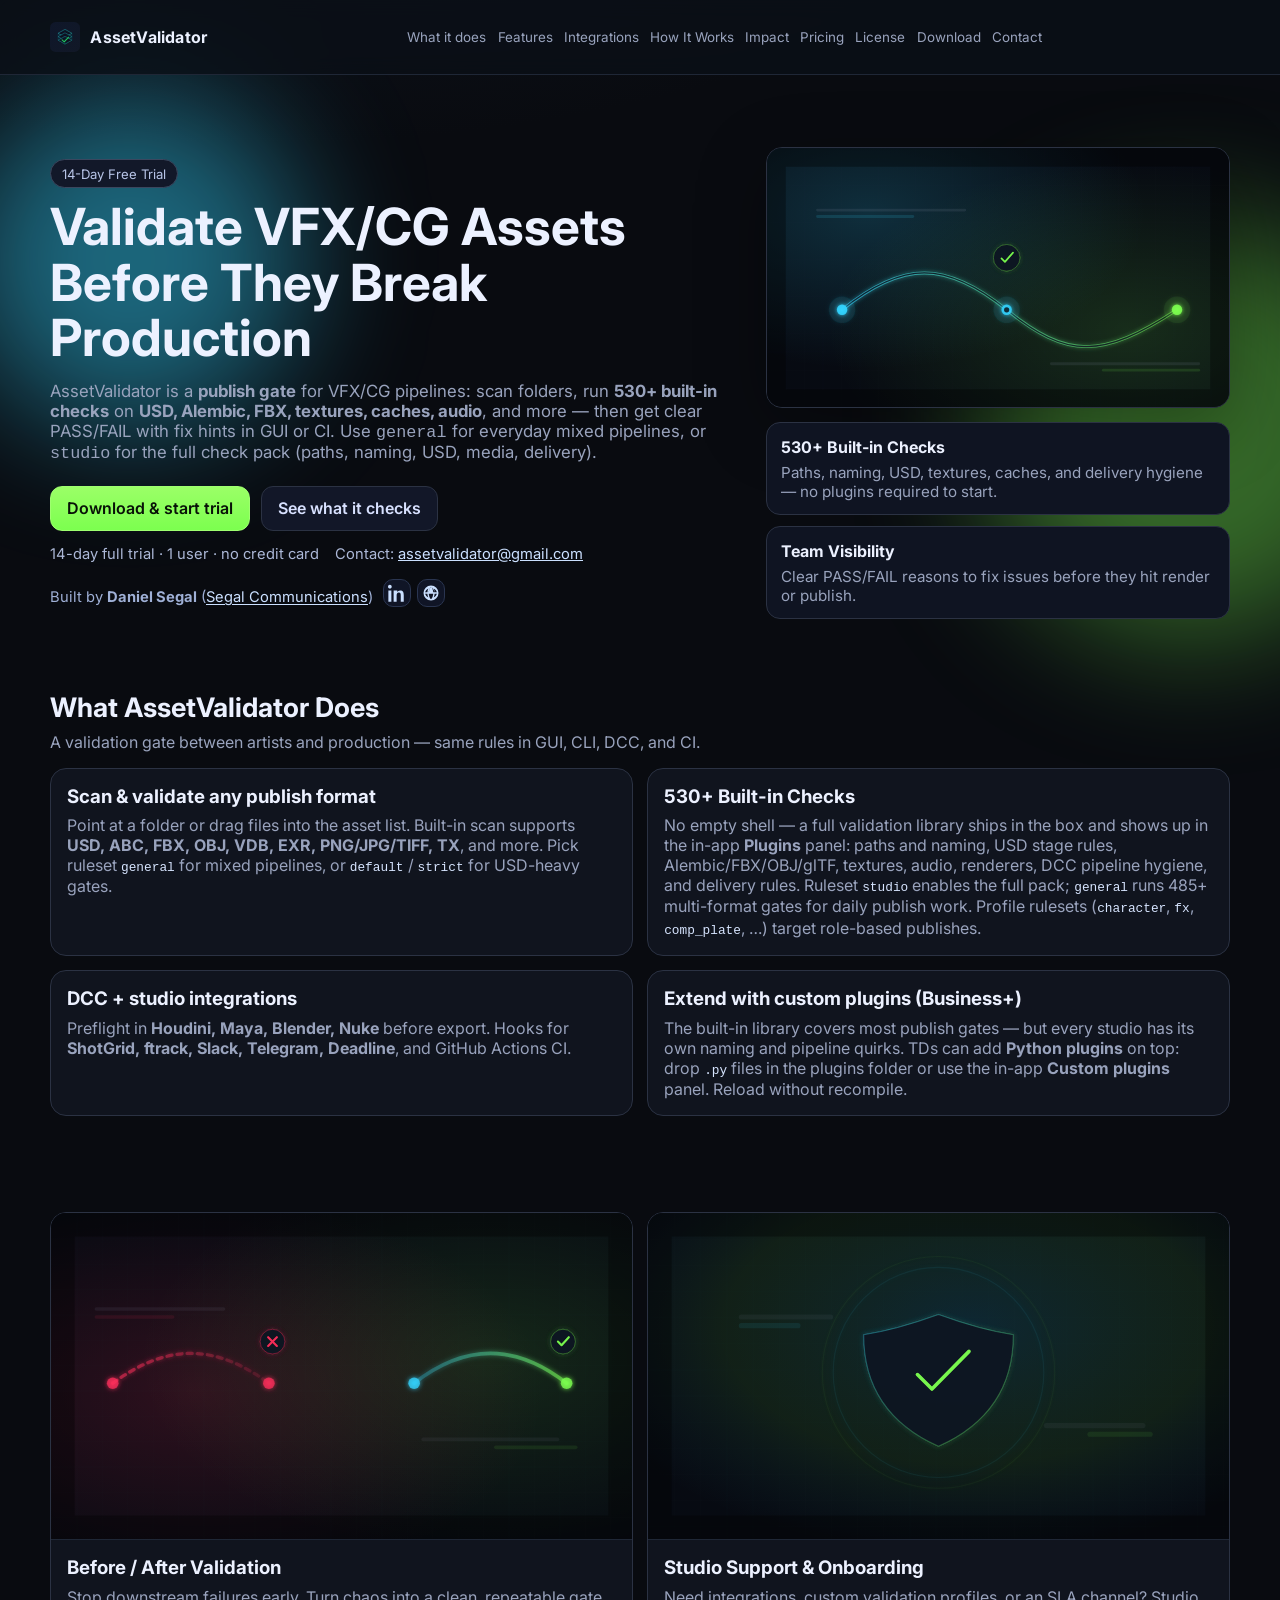
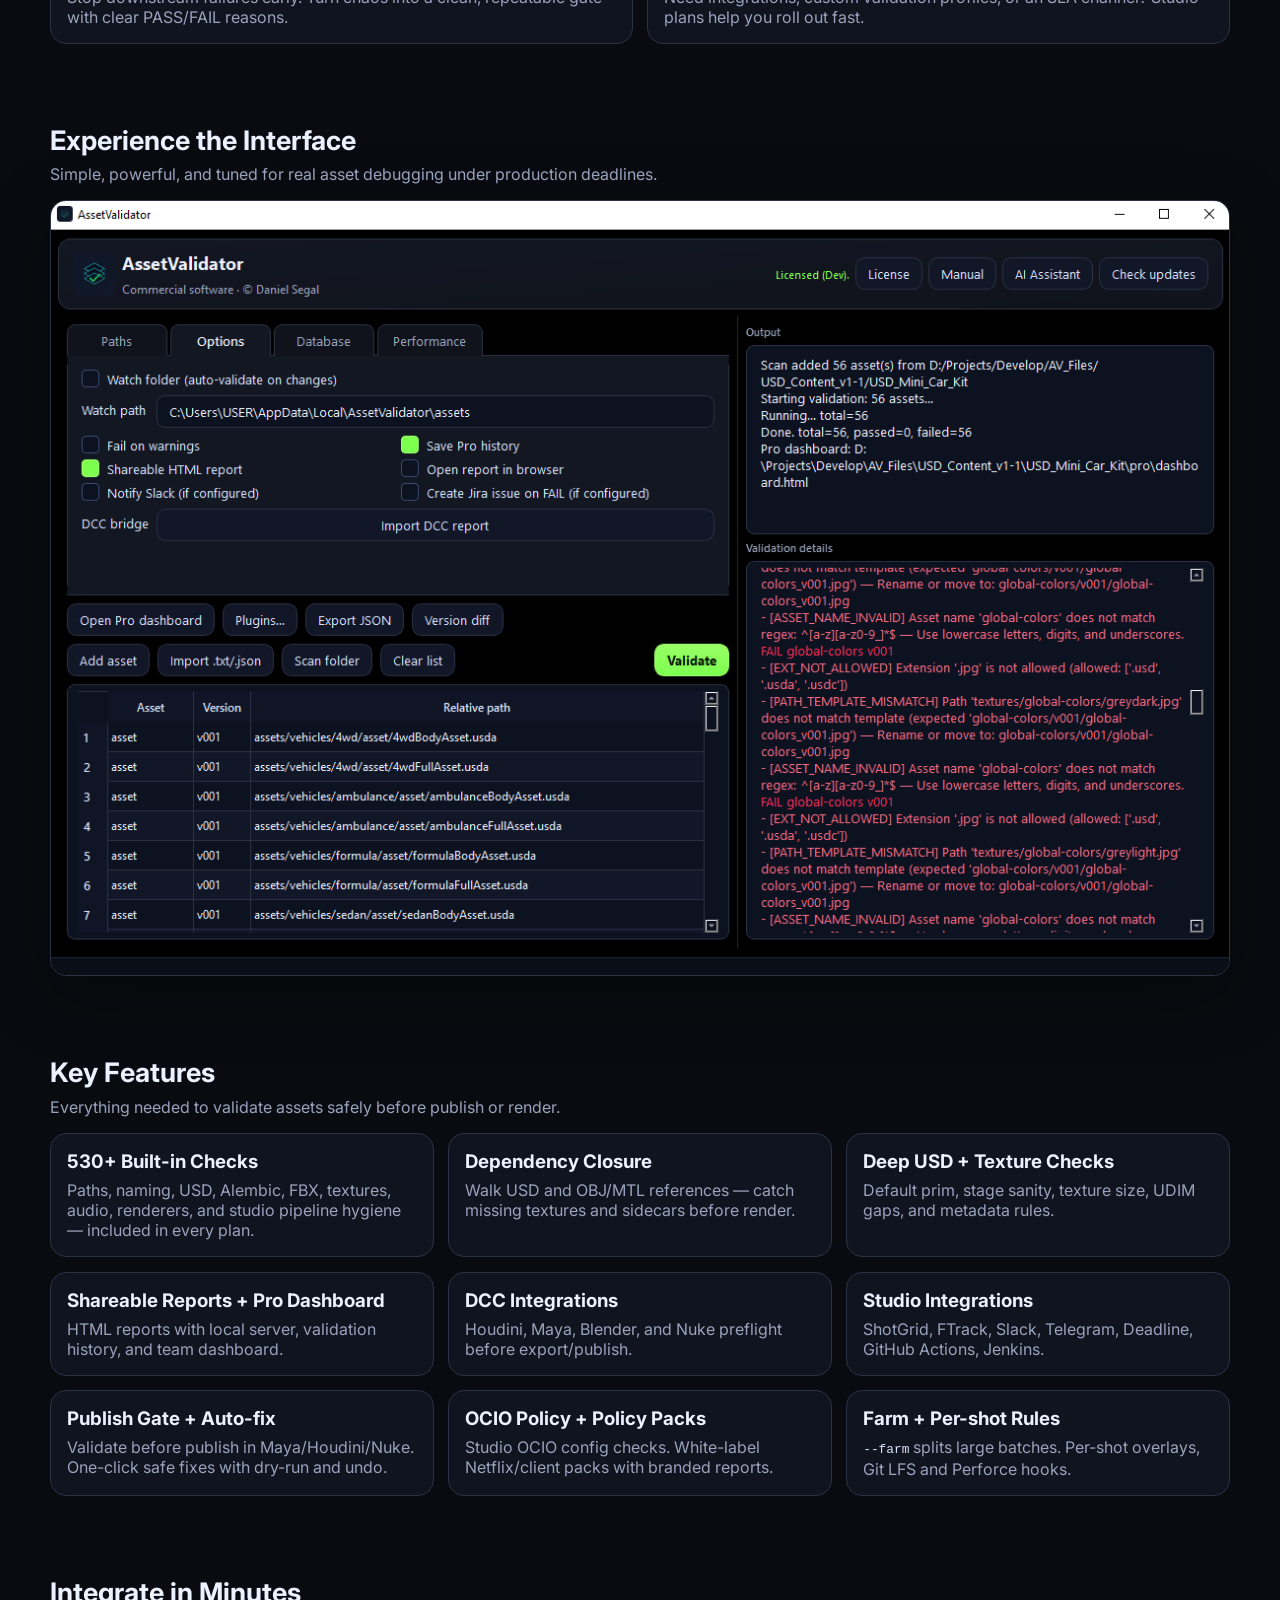
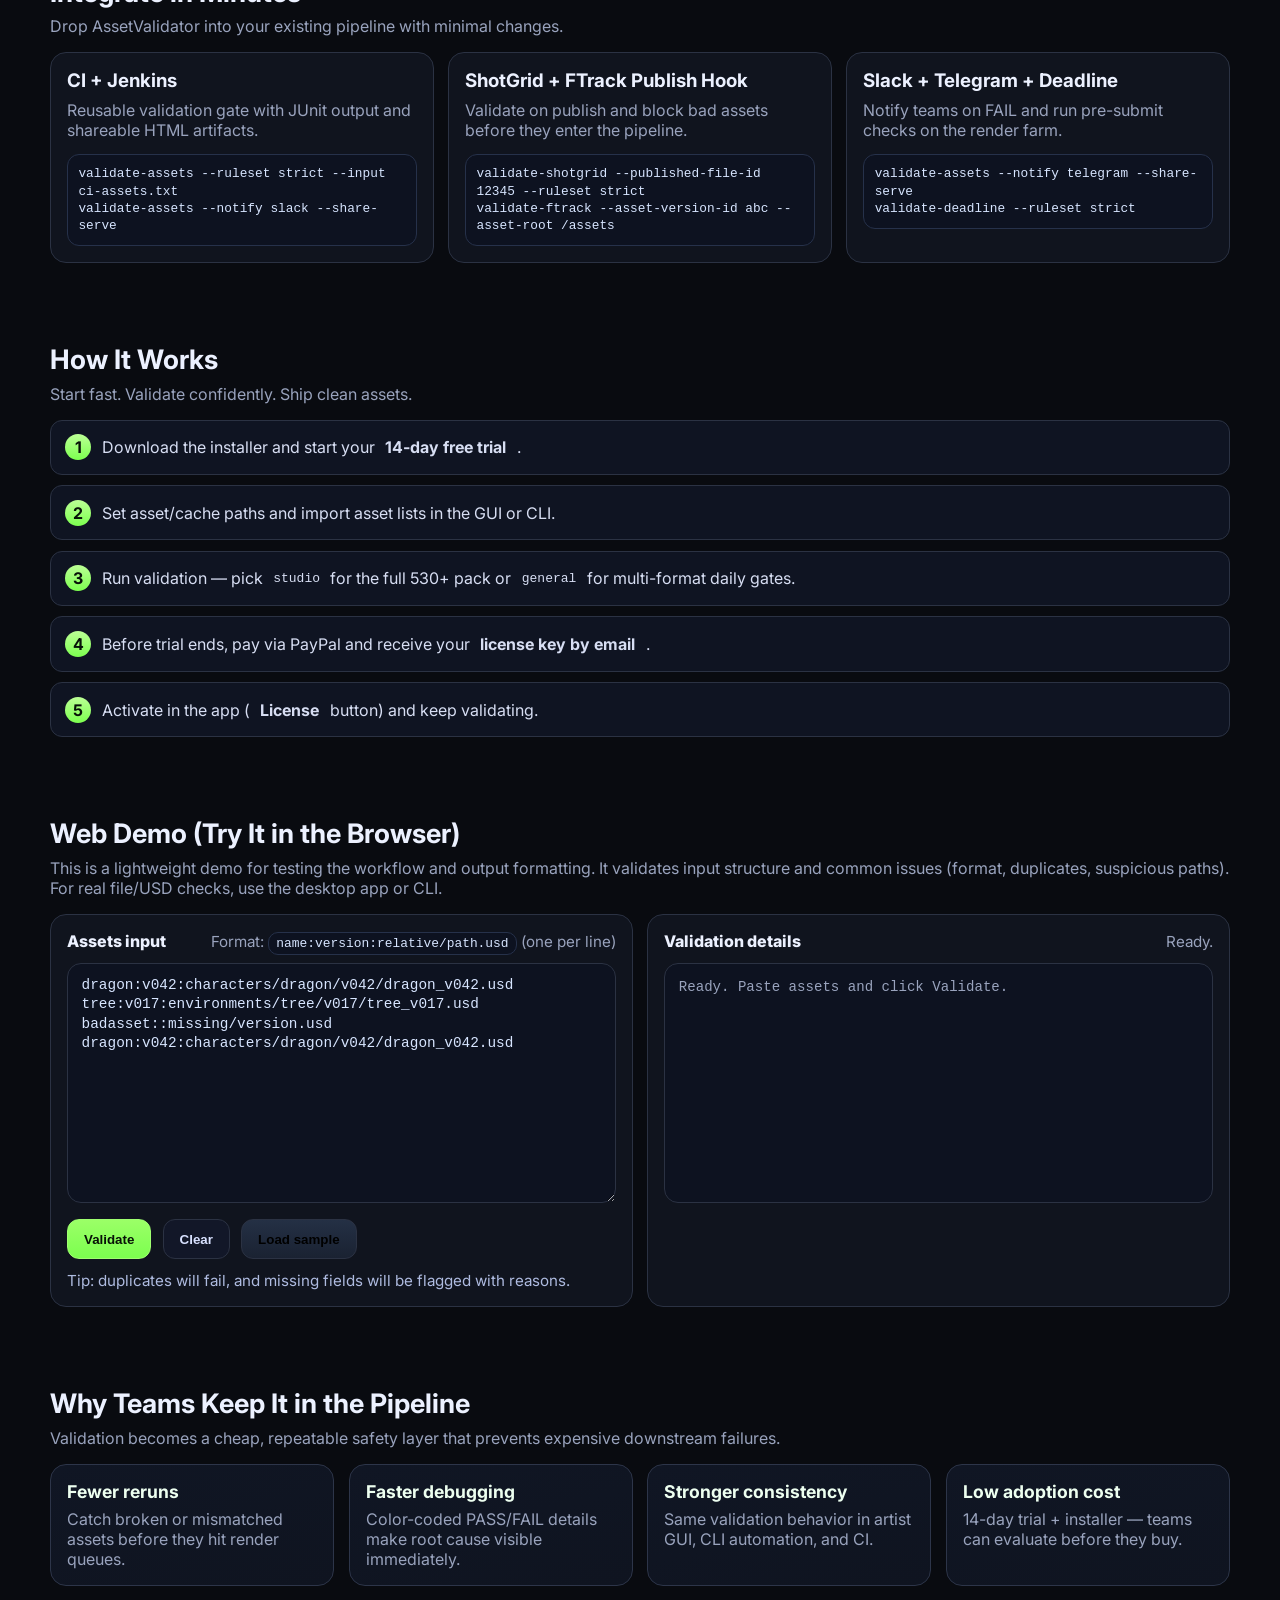
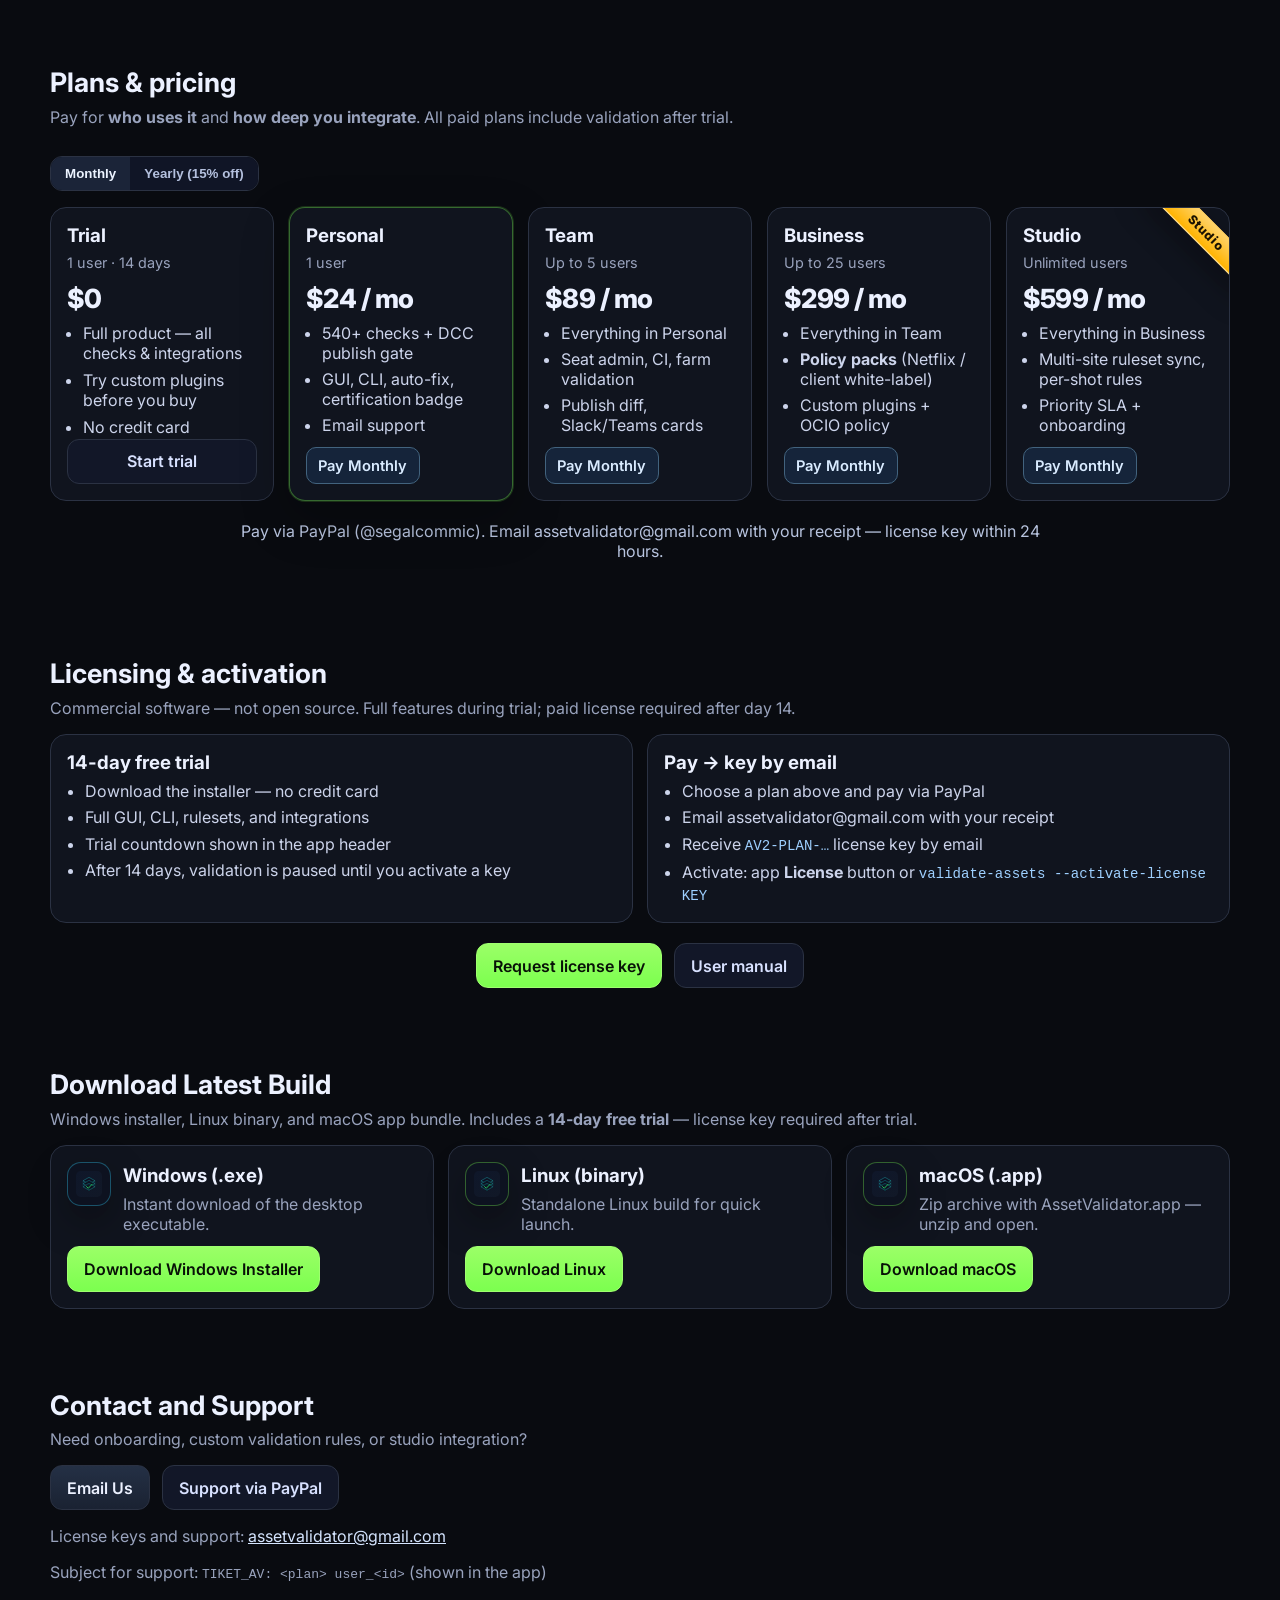
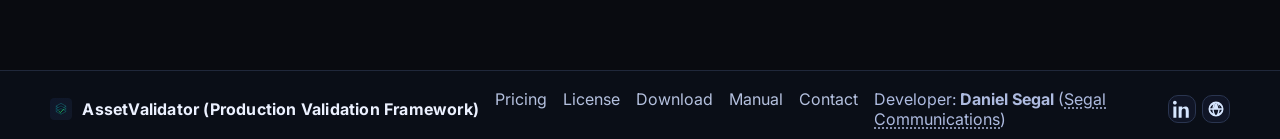
<file: index.html>
<!doctype html>
<html lang="en">
<head>
  <meta charset="utf-8">
  <meta name="viewport" content="width=device-width, initial-scale=1">
  <title>AssetValidator — VFX/CG Asset Validation Platform</title>
  <meta name="description" content="Commercial VFX/CG asset validation software — 530+ built-in checks, 14-day free trial. USD, Alembic, FBX, textures, audio, renderers, DCC hygiene. GUI, CLI, CI.">
  <link rel="canonical" href="https://daniilcg.github.io/AssetValidator/">
  <meta property="og:type" content="website">
  <meta property="og:site_name" content="AssetValidator">
  <meta property="og:title" content="AssetValidator — VFX/CG Asset Validation Platform">
  <meta property="og:description" content="Commercial validation software for VFX/CG pipelines. 530+ built-in checks across USD, Alembic, FBX, textures, audio, renderers, and studio tools. GUI, CLI, and CI — not open source.">
  <meta property="og:url" content="https://daniilcg.github.io/AssetValidator/">
  <meta property="og:image" content="https://daniilcg.github.io/AssetValidator/assets/gui-preview.png">
  <meta name="twitter:card" content="summary_large_image">
  <meta name="twitter:title" content="AssetValidator — VFX/CG Asset Validation Platform">
  <meta name="twitter:description" content="Commercial validation software for VFX/CG pipelines. 530+ built-in checks across formats and studio tools — not open source.">
  <meta name="twitter:image" content="https://daniilcg.github.io/AssetValidator/assets/gui-preview.png">
  <link rel="icon" href="assets/icon.svg" type="image/svg+xml">
  <link rel="preconnect" href="https://fonts.googleapis.com">
  <link rel="preconnect" href="https://fonts.gstatic.com" crossorigin>
  <link href="https://fonts.googleapis.com/css2?family=Inter:wght@400;500;600;700;800&display=swap" rel="stylesheet">
  <link rel="stylesheet" href="./styles.css">
</head>
<body>
  <div class="bg-glow bg-glow-a"></div>
  <div class="bg-glow bg-glow-b"></div>

  <header class="site-header">
    <div class="container nav-wrap">
      <a class="brand" href="#top" title="AssetValidator (Production Validation Framework)">
        <img src="assets/icon.svg" alt="AssetValidator icon">
        <span class="brand-name">AssetValidator</span>
      </a>
      <nav class="nav" aria-label="Primary">
        <a href="#product">What it does</a>
        <a href="#features">Features</a>
        <a href="#integrations">Integrations</a>
        <a href="#workflow">How It Works</a>
        <a href="#impact">Impact</a>
        <a href="#pricing">Pricing</a>
        <a href="#license">License</a>
        <a href="#download">Download</a>
        <a href="#contact">Contact</a>
      </nav>
    </div>
  </header>

  <main id="top">
    <section class="hero container">
      <div class="hero-copy">
        <div class="pill">14-Day Free Trial</div>
        <h1>Validate VFX/CG Assets Before They Break Production</h1>
        <p>
          AssetValidator is a <strong>publish gate</strong> for VFX/CG pipelines: scan folders,
          run <strong>530+ built-in checks</strong> on <strong>USD, Alembic, FBX, textures, caches, audio</strong>, and more — then get
          clear PASS/FAIL with fix hints in GUI or CI. Use <code>general</code> for everyday mixed pipelines,
          or <code>studio</code> for the full check pack (paths, naming, USD, media, delivery).
        </p>
        <div class="hero-cta">
          <a class="btn btn-accent" href="#download">Download &amp; start trial</a>
          <a class="btn btn-ghost" href="#product">See what it checks</a>
        </div>
        <div class="hero-meta">
          <span>14-day full trial · 1 user · no credit card</span>
          <span>Contact: <a href="mailto:assetvalidator@gmail.com">assetvalidator@gmail.com</a></span>
          <span class="byline">
            Built by <strong>Daniel Segal</strong>
            (<a class="company-link" href="mailto:segalcomminc@gmail.com" title="Email Segal Communications">Segal Communications</a>)
            <span class="icon-links" aria-label="Developer links">
              <a class="icon-link" href="https://www.linkedin.com/in/daniilcg/" target="_blank" rel="noopener" aria-label="LinkedIn">
                <svg width="18" height="18" viewBox="0 0 24 24" role="img" aria-hidden="true">
                  <path fill="currentColor" d="M4.98 3.5C4.98 4.88 3.87 6 2.5 6S0 4.88 0 3.5S1.12 1 2.5 1S4.98 2.12 4.98 3.5M.5 8.5H4.5V23.5H.5zM8.5 8.5H12.33V10.55H12.38C12.91 9.55 14.2 8.5 16.14 8.5C20.23 8.5 21 11.19 21 14.69V23.5H17V15.7C17 13.84 16.97 11.45 14.45 11.45C11.89 11.45 11.5 13.45 11.5 15.58V23.5H7.5V8.5z"/>
                </svg>
              </a>
              <a class="icon-link" href="https://dsegal.tilda.ws/" target="_blank" rel="noopener" aria-label="Website">
                <svg width="18" height="18" viewBox="0 0 24 24" role="img" aria-hidden="true">
                  <path fill="currentColor" d="M12 2a10 10 0 1 0 10 10A10.01 10.01 0 0 0 12 2m7.93 9h-3.12a15.6 15.6 0 0 0-1.24-5.02A8.02 8.02 0 0 1 19.93 11M12 4c.9 0 2.28 1.76 3.07 7H8.93C9.72 5.76 11.1 4 12 4M4.07 13h3.12a15.6 15.6 0 0 0 1.24 5.02A8.02 8.02 0 0 1 4.07 13m3.12-2H4.07a8.02 8.02 0 0 1 4.36-5.02A15.6 15.6 0 0 0 7.19 11m1.74 2h6.14c-.79 5.24-2.17 7-3.07 7s-2.28-1.76-3.07-7m6.64 5.02A15.6 15.6 0 0 0 16.81 13h3.12a8.02 8.02 0 0 1-4.36 5.02M16.81 11h-7.62a15.6 15.6 0 0 1 1.24-5.02A8.02 8.02 0 0 1 12 4a8.02 8.02 0 0 1 1.57.98A15.6 15.6 0 0 1 16.81 11"/>
                </svg>
              </a>
            </span>
          </span>
        </div>
      </div>
      <div class="hero-art">
        <div class="scene-banner">
          <img src="assets/landing/scene-pipeline.svg" alt="Pipeline scene illustration">
        </div>
        <div class="hero-mini">
          <div class="mini">
            <div class="mini-title">530+ Built-in Checks</div>
            <div class="mini-text">Paths, naming, USD, textures, caches, and delivery hygiene — no plugins required to start.</div>
          </div>
          <div class="mini">
            <div class="mini-title">Team Visibility</div>
            <div class="mini-text">Clear PASS/FAIL reasons to fix issues before they hit render or publish.</div>
          </div>
        </div>
      </div>
    </section>

    <section id="product" class="features container">
      <div class="section-head">
        <h2>What AssetValidator Does</h2>
        <p>A validation gate between artists and production — same rules in GUI, CLI, DCC, and CI.</p>
      </div>
      <div class="grid grid-2">
        <article class="card">
          <h3>Scan &amp; validate any publish format</h3>
          <p>
            Point at a folder or drag files into the asset list. Built-in scan supports
            <strong>USD, ABC, FBX, OBJ, VDB, EXR, PNG/JPG/TIFF, TX</strong>, and more.
            Pick ruleset <code>general</code> for mixed pipelines, or <code>default</code> / <code>strict</code> for USD-heavy gates.
          </p>
        </article>
        <article class="card">
          <h3>530+ Built-in Checks</h3>
          <p>
            No empty shell — a full validation library ships in the box and shows up in the in-app
            <strong>Plugins</strong> panel: paths and naming, USD stage rules, Alembic/FBX/OBJ/glTF,
            textures, audio, renderers, DCC pipeline hygiene, and delivery rules.
            Ruleset <code>studio</code> enables the full pack;
            <code>general</code> runs 485+ multi-format gates for daily publish work.
            Profile rulesets (<code>character</code>, <code>fx</code>, <code>comp_plate</code>, …) target role-based publishes.
          </p>
        </article>
        <article class="card">
          <h3>DCC + studio integrations</h3>
          <p>
            Preflight in <strong>Houdini, Maya, Blender, Nuke</strong> before export.
            Hooks for <strong>ShotGrid, ftrack, Slack, Telegram, Deadline</strong>, and GitHub Actions CI.
          </p>
        </article>
        <article class="card">
          <h3>Extend with custom plugins (Business+)</h3>
          <p>
            The built-in library covers most publish gates — but every studio has its own naming and pipeline quirks.
            TDs can add <strong>Python plugins</strong> on top: drop <code>.py</code> files in the plugins folder or use the
            in-app <strong>Custom plugins</strong> panel. Reload without recompile.
          </p>
        </article>
      </div>
    </section>

    <section class="promo container">
      <div class="grid grid-2">
        <article class="promo-card">
          <div class="promo-media">
            <img src="assets/landing/scene-before-after.svg" alt="Before/after validation illustration">
          </div>
          <div class="promo-copy">
            <h3>Before / After Validation</h3>
            <p>Stop downstream failures early. Turn chaos into a clean, repeatable gate with clear PASS/FAIL reasons.</p>
          </div>
        </article>
        <article class="promo-card">
          <div class="promo-media">
            <img src="assets/landing/scene-studio-support.svg" alt="Studio support illustration">
          </div>
          <div class="promo-copy">
            <h3>Studio Support &amp; Onboarding</h3>
            <p>Need integrations, custom validation profiles, or an SLA channel? Studio plans help you roll out fast.</p>
          </div>
        </article>
      </div>
    </section>

    <section class="showcase container">
      <div class="section-head">
        <h2>Experience the Interface</h2>
        <p>Simple, powerful, and tuned for real asset debugging under production deadlines.</p>
      </div>
      <div class="showcase-frame">
        <img src="assets/gui-preview.png" alt="AssetValidator GUI screenshot" width="1233" height="809" loading="lazy" decoding="async">
      </div>
    </section>

    <section id="features" class="features container">
      <div class="section-head">
        <h2>Key Features</h2>
        <p>Everything needed to validate assets safely before publish or render.</p>
      </div>
      <div class="grid grid-3">
        <article class="card">
          <h3>530+ Built-in Checks</h3>
          <p>Paths, naming, USD, Alembic, FBX, textures, audio, renderers, and studio pipeline hygiene — included in every plan.</p>
        </article>
        <article class="card">
          <h3>Dependency Closure</h3>
          <p>Walk USD and OBJ/MTL references — catch missing textures and sidecars before render.</p>
        </article>
        <article class="card">
          <h3>Deep USD + Texture Checks</h3>
          <p>Default prim, stage sanity, texture size, UDIM gaps, and metadata rules.</p>
        </article>
        <article class="card">
          <h3>Shareable Reports + Pro Dashboard</h3>
          <p>HTML reports with local server, validation history, and team dashboard.</p>
        </article>
        <article class="card">
          <h3>DCC Integrations</h3>
          <p>Houdini, Maya, Blender, and Nuke preflight before export/publish.</p>
        </article>
        <article class="card">
          <h3>Studio Integrations</h3>
          <p>ShotGrid, FTrack, Slack, Telegram, Deadline, GitHub Actions, Jenkins.</p>
        </article>
        <article class="card">
          <h3>Publish Gate + Auto-fix</h3>
          <p>Validate before publish in Maya/Houdini/Nuke. One-click safe fixes with dry-run and undo.</p>
        </article>
        <article class="card">
          <h3>OCIO Policy + Policy Packs</h3>
          <p>Studio OCIO config checks. White-label Netflix/client packs with branded reports.</p>
        </article>
        <article class="card">
          <h3>Farm + Per-shot Rules</h3>
          <p><code>--farm</code> splits large batches. Per-shot overlays, Git LFS and Perforce hooks.</p>
        </article>
      </div>
    </section>

    <section id="integrations" class="integrations container">
      <div class="section-head">
        <h2>Integrate in Minutes</h2>
        <p>Drop AssetValidator into your existing pipeline with minimal changes.</p>
      </div>
      <div class="grid grid-3">
        <article class="card">
          <h3>CI + Jenkins</h3>
          <p>Reusable validation gate with JUnit output and shareable HTML artifacts.</p>
          <pre><code>validate-assets --ruleset strict --input ci-assets.txt
validate-assets --notify slack --share-serve</code></pre>
        </article>
        <article class="card">
          <h3>ShotGrid + FTrack Publish Hook</h3>
          <p>Validate on publish and block bad assets before they enter the pipeline.</p>
          <pre><code>validate-shotgrid --published-file-id 12345 --ruleset strict
validate-ftrack --asset-version-id abc --asset-root /assets</code></pre>
        </article>
        <article class="card">
          <h3>Slack + Telegram + Deadline</h3>
          <p>Notify teams on FAIL and run pre-submit checks on the render farm.</p>
          <pre><code>validate-assets --notify telegram --share-serve
validate-deadline --ruleset strict</code></pre>
        </article>
      </div>
    </section>

    <section id="workflow" class="workflow container">
      <div class="section-head">
        <h2>How It Works</h2>
        <p>Start fast. Validate confidently. Ship clean assets.</p>
      </div>
      <div class="timeline">
        <div class="step"><span>1</span>Download the installer and start your <strong>14-day free trial</strong>.</div>
        <div class="step"><span>2</span>Set asset/cache paths and import asset lists in the GUI or CLI.</div>
        <div class="step"><span>3</span>Run validation — pick <code>studio</code> for the full 530+ pack or <code>general</code> for multi-format daily gates.</div>
        <div class="step"><span>4</span>Before trial ends, pay via PayPal and receive your <strong>license key by email</strong>.</div>
        <div class="step"><span>5</span>Activate in the app (<strong>License</strong> button) and keep validating.</div>
      </div>
    </section>

    <section id="webdemo" class="webdemo container">
      <div class="section-head">
        <h2>Web Demo (Try It in the Browser)</h2>
        <p>
          This is a lightweight demo for testing the workflow and output formatting.
          It validates input structure and common issues (format, duplicates, suspicious paths).
          For real file/USD checks, use the desktop app or CLI.
        </p>
      </div>
      <div class="demo-wrap">
        <div class="demo-panel">
          <div class="demo-head">
            <div class="demo-title">Assets input</div>
            <div class="demo-hint">Format: <code>name:version:relative/path.usd</code> (one per line)</div>
          </div>
          <textarea id="demoInput" spellcheck="false">dragon:v042:characters/dragon/v042/dragon_v042.usd
tree:v017:environments/tree/v017/tree_v017.usd
badasset::missing/version.usd
dragon:v042:characters/dragon/v042/dragon_v042.usd</textarea>
          <div class="demo-actions">
            <button class="btn btn-accent" id="demoValidate" type="button">Validate</button>
            <button class="btn btn-ghost" id="demoClear" type="button">Clear</button>
            <button class="btn btn-primary" id="demoSample" type="button">Load sample</button>
          </div>
          <div class="demo-note">
            Tip: duplicates will fail, and missing fields will be flagged with reasons.
          </div>
        </div>

        <div class="demo-panel">
          <div class="demo-head">
            <div class="demo-title">Validation details</div>
            <div class="demo-hint"><span id="demoSummary">Ready.</span></div>
          </div>
          <div id="demoOutput" class="demo-output" aria-live="polite"></div>
        </div>
      </div>
    </section>

    <section id="impact" class="impact container">
      <div class="section-head">
        <h2>Why Teams Keep It in the Pipeline</h2>
        <p>Validation becomes a cheap, repeatable safety layer that prevents expensive downstream failures.</p>
      </div>
      <div class="grid grid-4">
        <article class="metric-card">
          <div class="metric">Fewer reruns</div>
          <p>Catch broken or mismatched assets before they hit render queues.</p>
        </article>
        <article class="metric-card">
          <div class="metric">Faster debugging</div>
          <p>Color-coded PASS/FAIL details make root cause visible immediately.</p>
        </article>
        <article class="metric-card">
          <div class="metric">Stronger consistency</div>
          <p>Same validation behavior in artist GUI, CLI automation, and CI.</p>
        </article>
        <article class="metric-card">
          <div class="metric">Low adoption cost</div>
          <p>14-day trial + installer — teams can evaluate before they buy.</p>
        </article>
      </div>
    </section>

    <section id="pricing" class="pricing container">
      <div class="section-head">
        <h2>Plans &amp; pricing</h2>
        <p>Pay for <strong>who uses it</strong> and <strong>how deep you integrate</strong>. All paid plans include validation after trial.</p>
      </div>
      <div class="billing-toggle">
        <button class="toggle-btn active" data-billing="monthly" type="button">Monthly</button>
        <button class="toggle-btn" data-billing="yearly" type="button">Yearly <strong>(15% off)</strong></button>
      </div>
      <div class="grid grid-5">
        <article class="price-card">
          <h3>Trial</h3>
          <p class="target">1 user · 14 days</p>
          <div class="price">$0</div>
          <ul>
            <li>Full product — all checks &amp; integrations</li>
            <li>Try custom plugins before you buy</li>
            <li>No credit card</li>
          </ul>
          <a class="btn btn-ghost" href="#download">Start trial</a>
        </article>

        <article class="price-card highlighted" data-monthly="$24 / mo" data-yearly="$244.80 / yr">
          <div class="ribbon ribbon-discount" aria-hidden="true">Save 15%</div>
          <h3>Personal</h3>
          <p class="target">1 user</p>
          <div class="price">$24 / mo</div>
          <ul>
            <li>540+ checks + DCC publish gate</li>
            <li>GUI, CLI, auto-fix, certification badge</li>
            <li>Email support</li>
          </ul>
          <div class="pay-links monthly-links">
            <a href="https://www.paypal.me/segalcommic/24" target="_blank" rel="noopener">Pay Monthly</a>
          </div>
          <div class="pay-links yearly-links hidden">
            <a href="https://www.paypal.me/segalcommic/244.80" target="_blank" rel="noopener">Pay Yearly</a>
          </div>
        </article>

        <article class="price-card" data-monthly="$89 / mo" data-yearly="$907.80 / yr">
          <div class="ribbon ribbon-discount" aria-hidden="true">Save 15%</div>
          <h3>Team</h3>
          <p class="target">Up to 5 users</p>
          <div class="price">$89 / mo</div>
          <ul>
            <li>Everything in Personal</li>
            <li>Seat admin, CI, farm validation</li>
            <li>Publish diff, Slack/Teams cards</li>
          </ul>
          <div class="pay-links monthly-links">
            <a href="https://www.paypal.me/segalcommic/89" target="_blank" rel="noopener">Pay Monthly</a>
          </div>
          <div class="pay-links yearly-links hidden">
            <a href="https://www.paypal.me/segalcommic/907.80" target="_blank" rel="noopener">Pay Yearly</a>
          </div>
        </article>

        <article class="price-card" data-monthly="$299 / mo" data-yearly="$3049.80 / yr">
          <div class="ribbon ribbon-discount" aria-hidden="true">Save 15%</div>
          <h3>Business</h3>
          <p class="target">Up to 25 users</p>
          <div class="price">$299 / mo</div>
          <ul>
            <li>Everything in Team</li>
            <li><strong>Policy packs</strong> (Netflix / client white-label)</li>
            <li>Custom plugins + OCIO policy</li>
          </ul>
          <div class="pay-links monthly-links">
            <a href="https://www.paypal.me/segalcommic/299" target="_blank" rel="noopener">Pay Monthly</a>
          </div>
          <div class="pay-links yearly-links hidden">
            <a href="https://www.paypal.me/segalcommic/3049.80" target="_blank" rel="noopener">Pay Yearly</a>
          </div>
        </article>

        <article class="price-card premium" data-monthly="$599 / mo" data-yearly="$6109.80 / yr">
          <div class="ribbon ribbon-premium" aria-hidden="true">Studio</div>
          <div class="ribbon ribbon-discount" aria-hidden="true">Save 15%</div>
          <h3>Studio</h3>
          <p class="target">Unlimited users</p>
          <div class="price">$599 / mo</div>
          <ul>
            <li>Everything in Business</li>
            <li>Multi-site ruleset sync, per-shot rules</li>
            <li>Priority SLA + onboarding</li>
          </ul>
          <div class="pay-links monthly-links">
            <a href="https://www.paypal.me/segalcommic/599" target="_blank" rel="noopener">Pay Monthly</a>
          </div>
          <div class="pay-links yearly-links hidden">
            <a href="https://www.paypal.me/segalcommic/6109.80" target="_blank" rel="noopener">Pay Yearly</a>
          </div>
        </article>
      </div>
      <p class="pricing-note">
        Pay via <a href="https://www.paypal.me/segalcommic" target="_blank" rel="noopener">PayPal (@segalcommic)</a>.
        Email <a href="mailto:assetvalidator@gmail.com">assetvalidator@gmail.com</a> with your receipt —
        license key within 24 hours.
      </p>
    </section>

    <section id="license" class="license container">
      <div class="section-head">
        <h2>Licensing &amp; activation</h2>
        <p>Commercial software — not open source. Full features during trial; paid license required after day 14.</p>
      </div>
      <div class="grid grid-2">
        <article class="card">
          <h3>14-day free trial</h3>
          <ul>
            <li>Download the installer — no credit card</li>
            <li>Full GUI, CLI, rulesets, and integrations</li>
            <li>Trial countdown shown in the app header</li>
            <li>After 14 days, validation is paused until you activate a key</li>
          </ul>
        </article>
        <article class="card">
          <h3>Pay → key by email</h3>
          <ul>
            <li>Choose a plan above and pay via <a href="https://www.paypal.me/segalcommic" target="_blank" rel="noopener">PayPal</a></li>
            <li>Email <a href="mailto:assetvalidator@gmail.com">assetvalidator@gmail.com</a> with your receipt</li>
            <li>Receive <code>AV2-PLAN-…</code> license key by email</li>
            <li>Activate: app <strong>License</strong> button or <code>validate-assets --activate-license KEY</code></li>
          </ul>
        </article>
      </div>
      <div class="license-cta">
        <a class="btn btn-accent" href="mailto:assetvalidator@gmail.com?subject=AssetValidator%20license%20request">Request license key</a>
        <a class="btn btn-ghost" href="MANUAL.md">User manual</a>
      </div>
    </section>

    <section id="download" class="download container">
      <div class="section-head">
        <h2>Download Latest Build</h2>
        <p>Windows installer, Linux binary, and macOS app bundle. Includes a <strong>14-day free trial</strong> — license key required after trial.</p>
      </div>
      <div class="grid grid-3">
        <article class="card">
          <div class="dl-head">
            <div class="file-badge file-badge-win" aria-hidden="true">
              <img src="assets/icon.svg" alt="">
            </div>
            <div>
          <h3>Windows (.exe)</h3>
          <p>Instant download of the desktop executable.</p>
            </div>
          </div>
          <a class="btn btn-accent" href="https://github.com/daniilcg/AssetValidator/releases/latest/download/AssetValidator-Setup.exe">Download Windows Installer</a>
        </article>
        <article class="card">
          <div class="dl-head">
            <div class="file-badge file-badge-linux" aria-hidden="true">
              <img src="assets/icon.svg" alt="">
            </div>
            <div>
          <h3>Linux (binary)</h3>
          <p>Standalone Linux build for quick launch.</p>
            </div>
          </div>
          <a class="btn btn-accent" href="https://github.com/daniilcg/AssetValidator/releases/latest/download/AssetValidator">Download Linux</a>
        </article>
        <article class="card">
          <div class="dl-head">
            <div class="file-badge file-badge-linux" aria-hidden="true">
              <img src="assets/icon.svg" alt="">
            </div>
            <div>
          <h3>macOS (.app)</h3>
          <p>Zip archive with AssetValidator.app — unzip and open.</p>
            </div>
          </div>
          <a class="btn btn-accent" href="https://github.com/daniilcg/AssetValidator/releases/latest/download/AssetValidator-macos.zip">Download macOS</a>
        </article>
      </div>
    </section>

    <section id="contact" class="contact container">
      <div class="section-head">
        <h2>Contact and Support</h2>
        <p>Need onboarding, custom validation rules, or studio integration?</p>
      </div>
      <div class="contact-wrap">
        <a class="btn btn-primary" href="mailto:assetvalidator@gmail.com">Email Us</a>
        <a class="btn btn-ghost" href="https://www.paypal.me/segalcommic" target="_blank" rel="noopener">Support via PayPal</a>
      </div>
      <p class="contact-meta">
        License keys and support: <a href="mailto:assetvalidator@gmail.com">assetvalidator@gmail.com</a>
      </p>
      <p class="contact-meta">
        Subject for support: <code>TIKET_AV: &lt;plan&gt; user_&lt;id&gt;</code> (shown in the app)
      </p>
    </section>
  </main>

  <footer class="site-footer">
    <div class="container footer-wrap">
      <div class="brand small">
        <img src="assets/icon.svg" alt="AssetValidator icon">
        <span>AssetValidator (Production Validation Framework)</span>
      </div>
      <div class="footer-links">
        <a href="#pricing">Pricing</a>
        <a href="#license">License</a>
        <a href="#download">Download</a>
        <a href="MANUAL.md">Manual</a>
        <a href="mailto:assetvalidator@gmail.com">Contact</a>
        <span class="footer-dev">
          <span>Developer: <strong>Daniel Segal</strong>
            (<a class="company-link" href="mailto:segalcomminc@gmail.com" title="Email Segal Communications">Segal Communications</a>)
          </span>
          <span class="icon-links" aria-label="Developer links">
            <a class="icon-link" href="https://www.linkedin.com/in/daniilcg/" target="_blank" rel="noopener" aria-label="LinkedIn">
              <svg width="18" height="18" viewBox="0 0 24 24" role="img" aria-hidden="true">
                <path fill="currentColor" d="M4.98 3.5C4.98 4.88 3.87 6 2.5 6S0 4.88 0 3.5S1.12 1 2.5 1S4.98 2.12 4.98 3.5M.5 8.5H4.5V23.5H.5zM8.5 8.5H12.33V10.55H12.38C12.91 9.55 14.2 8.5 16.14 8.5C20.23 8.5 21 11.19 21 14.69V23.5H17V15.7C17 13.84 16.97 11.45 14.45 11.45C11.89 11.45 11.5 13.45 11.5 15.58V23.5H7.5V8.5z"/>
              </svg>
            </a>
            <a class="icon-link" href="https://dsegal.tilda.ws/" target="_blank" rel="noopener" aria-label="Website">
              <svg width="18" height="18" viewBox="0 0 24 24" role="img" aria-hidden="true">
                <path fill="currentColor" d="M12 2a10 10 0 1 0 10 10A10.01 10.01 0 0 0 12 2m7.93 9h-3.12a15.6 15.6 0 0 0-1.24-5.02A8.02 8.02 0 0 1 19.93 11M12 4c.9 0 2.28 1.76 3.07 7H8.93C9.72 5.76 11.1 4 12 4M4.07 13h3.12a15.6 15.6 0 0 0 1.24 5.02A8.02 8.02 0 0 1 4.07 13m3.12-2H4.07a8.02 8.02 0 0 1 4.36-5.02A15.6 15.6 0 0 0 7.19 11m1.74 2h6.14c-.79 5.24-2.17 7-3.07 7s-2.28-1.76-3.07-7m6.64 5.02A15.6 15.6 0 0 0 16.81 13h3.12a8.02 8.02 0 0 1-4.36 5.02M16.81 11h-7.62a15.6 15.6 0 0 1 1.24-5.02A8.02 8.02 0 0 1 12 4a8.02 8.02 0 0 1 1.57.98A15.6 15.6 0 0 1 16.81 11"/>
              </svg>
            </a>
          </span>
        </span>
      </div>
    </div>
  </footer>

  <script src="./app.js"></script>
</body>
</html>
</file>
<file: styles.css>
:root {
  --bg: #090b10;
  --bg-soft: #10131b;
  --panel: #131722cc;
  --line: #2b3243;
  --text: #ecf1ff;
  --muted: #99a3bd;
  --accent: #7cff4f;
  --accent-2: #34d4ff;
  --max: 1180px;
  --radius: 16px;
}

* { box-sizing: border-box; }
html, body { margin: 0; padding: 0; }
html { scroll-behavior: smooth; }
body {
  font-family: Inter, -apple-system, Segoe UI, Roboto, sans-serif;
  color: var(--text);
  background: radial-gradient(1200px 800px at 20% -10%, #172235, transparent), var(--bg);
}

a { color: inherit; text-decoration: none; }
.container { width: min(100% - 2rem, var(--max)); margin-inline: auto; }

.bg-glow {
  position: fixed;
  z-index: -1;
  filter: blur(64px);
  pointer-events: none;
  border-radius: 50%;
}
.bg-glow-a {
  width: 340px; height: 340px; left: -40px; top: 90px;
  background: color-mix(in srgb, var(--accent-2) 45%, transparent);
}
.bg-glow-b {
  width: 420px; height: 420px; right: -120px; top: 220px;
  background: color-mix(in srgb, var(--accent) 38%, transparent);
}

.site-header {
  position: sticky;
  top: 0;
  backdrop-filter: blur(10px);
  background: #0b0f17cc;
  border-bottom: 1px solid #1f2736;
  z-index: 50;
}
.nav-wrap {
  display: flex;
  align-items: center;
  justify-content: space-between;
  gap: 0.75rem;
  min-height: 74px;
}
.brand { display: inline-flex; align-items: center; gap: 0.65rem; font-weight: 700; letter-spacing: 0.2px; flex-shrink: 0; }
.brand-name { white-space: nowrap; }
.brand img { width: 30px; height: 30px; }
.brand.small img { width: 22px; height: 22px; }

.nav {
  display: flex;
  align-items: center;
  gap: 0.7rem;
  flex-wrap: nowrap;
  flex: 1;
  justify-content: center;
  min-width: 0;
  white-space: nowrap;
}
.nav a { color: var(--muted); font-size: 0.84rem; flex-shrink: 0; }
.nav a:hover { color: var(--text); }

.btn {
  display: inline-flex;
  align-items: center;
  justify-content: center;
  gap: 0.4rem;
  border: 1px solid var(--line);
  border-radius: 12px;
  padding: 0.72rem 1rem;
  font-weight: 600;
  transition: 0.2s ease;
}
.btn:hover { transform: translateY(-1px); }
.btn-primary {
  background: linear-gradient(180deg, #243045, #1a2232);
}
.btn-accent {
  background: linear-gradient(180deg, #9bff67, var(--accent));
  color: #081207;
  border-color: #9fff70;
}
.btn-ghost {
  background: #121728;
  color: #d8e1ff;
}

.hero {
  display: grid;
  grid-template-columns: 1.2fr 0.8fr;
  gap: 1.25rem;
  align-items: center;
  padding: 4.5rem 0 2rem;
}
.pill {
  display: inline-flex;
  border: 1px solid #3b475f;
  border-radius: 999px;
  padding: 0.35rem 0.7rem;
  font-size: 0.82rem;
  color: #b8c5e8;
  margin-bottom: 0.7rem;
  background: #121829;
}
.hero h1 {
  margin: 0;
  line-height: 1.08;
  font-size: clamp(2rem, 4vw, 3.45rem);
}
.hero p {
  margin-top: 1rem;
  color: var(--muted);
  font-size: 1.05rem;
  max-width: 65ch;
}
.hero-cta {
  margin-top: 1.4rem;
  display: flex;
  flex-wrap: wrap;
  gap: 0.7rem;
}
.hero-meta {
  margin-top: 0.9rem;
  color: #acb8d7;
  display: flex;
  gap: 1rem;
  flex-wrap: wrap;
  font-size: 0.92rem;
}
.hero-meta a { color: #cbe0ff; text-decoration: underline; }
.byline {
  color: #9fb0d6;
}
.company-link {
  color: inherit;
  text-decoration: underline;
  text-decoration-style: dotted;
  text-underline-offset: 2px;
}
.company-link:hover {
  color: #cbe0ff;
}
.icon-links {
  display: inline-flex;
  gap: 0.4rem;
  align-items: center;
  margin-left: 0.35rem;
}
.icon-link {
  display: inline-flex;
  align-items: center;
  justify-content: center;
  width: 28px;
  height: 28px;
  border-radius: 10px;
  border: 1px solid #2a3550;
  background: #101526;
  color: #d6e6ff;
  text-decoration: none;
}
.icon-link:hover {
  transform: translateY(-1px);
  border-color: #3a4b73;
}

.hero-art {
  display: grid;
  gap: 0.9rem;
}
.hero-mini {
  display: grid;
  gap: 0.7rem;
}
.mini {
  border: 1px solid var(--line);
  border-radius: 14px;
  background: #0f1422;
  padding: 0.85rem 0.9rem;
}
.mini-title {
  font-weight: 700;
  margin-bottom: 0.35rem;
}
.mini-text {
  color: var(--muted);
  font-size: 0.95rem;
}
.scene-banner {
  border: 1px solid var(--line);
  border-radius: var(--radius);
  background: #0f121a;
  overflow: hidden;
  box-shadow: 0 18px 70px #0000004f;
  min-height: 260px;
  aspect-ratio: 16 / 9;
}
.scene-banner img {
  display: block;
  width: 100%;
  height: auto;
  object-fit: contain;
}
.scene-card {
  border: 1px solid var(--line);
  border-radius: var(--radius);
  padding: 1rem;
  background: linear-gradient(145deg, #111726, #121622);
  min-height: 130px;
}
.scene-card h3 { margin: 0 0 0.5rem; }
.scene-card p { margin: 0; color: var(--muted); }
.scene-card.alt {
  background: linear-gradient(145deg, #101a14, #12141c);
  border-color: #2f3b32;
}

section { padding: 2.5rem 0; scroll-margin-top: 92px; }
.section-head h2 {
  margin: 0;
  font-size: clamp(1.45rem, 2.1vw, 2rem);
}
.section-head p {
  margin-top: 0.55rem;
  color: var(--muted);
}

.showcase-frame {
  margin-top: 1rem;
  border: 1px solid var(--line);
  border-radius: var(--radius);
  background: #0f121a;
  overflow: hidden;
  box-shadow: 0 18px 70px #0000004f;
}
.showcase-frame img {
  display: block;
  width: 100%;
  height: auto;
  image-rendering: auto;
}

.promo-card {
  border: 1px solid var(--line);
  border-radius: var(--radius);
  background: var(--panel);
  overflow: hidden;
}
.promo-media {
  background: #0f121a;
  border-bottom: 1px solid #1f2736;
}
.promo-media img {
  width: 100%;
  height: auto;
  display: block;
}
.promo-copy {
  padding: 1rem;
}
.promo-copy h3 {
  margin: 0 0 0.45rem;
}
.promo-copy p {
  margin: 0;
  color: var(--muted);
}

.webdemo .section-head p code,
.demo-hint code {
  background: #0d1220;
  border: 1px solid #26314a;
  border-radius: 10px;
  padding: 0.18rem 0.45rem;
  color: #d7e5ff;
  font-family: ui-monospace, SFMono-Regular, Menlo, Consolas, monospace;
  font-size: 0.85em;
}
.demo-wrap {
  display: grid;
  grid-template-columns: 1fr 1fr;
  gap: 0.9rem;
  margin-top: 1rem;
}
.demo-panel {
  border: 1px solid var(--line);
  border-radius: var(--radius);
  background: var(--panel);
  padding: 1rem;
}
.demo-head {
  display: flex;
  gap: 0.7rem;
  align-items: baseline;
  justify-content: space-between;
  margin-bottom: 0.75rem;
}
.demo-title { font-weight: 800; }
.demo-hint { color: var(--muted); font-size: 0.95rem; }
.demo-panel textarea {
  width: 100%;
  min-height: 240px;
  resize: vertical;
  border-radius: 14px;
  border: 1px solid #2b3243;
  background: #0d1220;
  color: #d7e5ff;
  padding: 0.75rem 0.85rem;
  font-family: ui-monospace, SFMono-Regular, Menlo, Consolas, monospace;
  font-size: 0.9rem;
  line-height: 1.35;
  outline: none;
}
.demo-panel textarea:focus {
  border-color: #3a4b73;
  box-shadow: 0 0 0 1px #34d4ff22;
}
.demo-actions {
  display: flex;
  gap: 0.7rem;
  flex-wrap: wrap;
  margin-top: 0.75rem;
}
.demo-note {
  margin-top: 0.75rem;
  color: #aebbe0;
  font-size: 0.95rem;
}
.demo-output {
  min-height: 240px;
  max-height: 420px;
  overflow: auto;
  border-radius: 14px;
  border: 1px solid #2b3243;
  background: #0d1220;
  padding: 0.75rem 0.85rem;
  font-family: ui-monospace, SFMono-Regular, Menlo, Consolas, monospace;
  font-size: 0.88rem;
  line-height: 1.35;
}
.demo-line { margin: 0.15rem 0; }
.demo-pass { color: #7cff4f; }
.demo-fail { color: #ff2f5b; }
.demo-warn { color: #ffd36a; }
.demo-muted { color: #99a3bd; }

.grid {
  display: grid;
  gap: 0.9rem;
  margin-top: 1rem;
}
.grid-2 { grid-template-columns: repeat(2, minmax(0, 1fr)); }
.grid-3 { grid-template-columns: repeat(3, minmax(0, 1fr)); }
.grid-4 { grid-template-columns: repeat(4, minmax(0, 1fr)); }
.grid-5 { grid-template-columns: repeat(5, minmax(0, 1fr)); }

.card,
.price-card {
  border: 1px solid var(--line);
  border-radius: var(--radius);
  background: var(--panel);
  padding: 1rem;
}
.price-card {
  position: relative;
  overflow: hidden;
}
.ribbon {
  position: absolute;
  top: 12px;
  right: -44px;
  transform: rotate(45deg);
  padding: 0.28rem 3.2rem;
  font-weight: 800;
  font-size: 0.78rem;
  letter-spacing: 0.06em;
  border: 1px solid #00000055;
  box-shadow: 0 10px 30px #00000055;
  user-select: none;
}
.ribbon-discount {
  background: linear-gradient(180deg, #ff4a6b, #ff2f5b);
  color: #14040a;
  border-color: #ff6b86aa;
  display: none;
}
.ribbon-premium {
  background: linear-gradient(180deg, #ffd36a, #ffb300);
  color: #1b1200;
  border-color: #ffe4a3bb;
  right: -52px;
}
body.is-yearly .ribbon-discount {
  display: block;
}
body.is-yearly .price-card.premium .ribbon-premium {
  box-shadow: 0 0 0 1px #ffd36a33, 0 14px 40px #00000060;
}
.card h3, .price-card h3 { margin: 0 0 0.45rem; }
.card p, .price-card p { margin: 0; color: var(--muted); }
.card pre {
  margin: 0.9rem 0 0;
  background: #0d1220;
  border: 1px solid #26314a;
  border-radius: 12px;
  padding: 0.65rem;
  overflow-x: hidden;
  white-space: pre-wrap;
  word-break: break-word;
}
.card code {
  color: #d7e5ff;
  font-family: ui-monospace, SFMono-Regular, Menlo, Consolas, monospace;
  font-size: 0.8rem;
  line-height: 1.35;
  white-space: pre-wrap;
  word-break: break-word;
}

.timeline {
  margin-top: 1rem;
  display: grid;
  gap: 0.65rem;
}
.step {
  border: 1px solid var(--line);
  border-radius: 12px;
  padding: 0.85rem 0.9rem;
  background: #0f1422;
  color: #d7def3;
  display: flex;
  align-items: center;
  gap: 0.65rem;
}
.step span {
  width: 26px;
  height: 26px;
  border-radius: 999px;
  display: inline-flex;
  align-items: center;
  justify-content: center;
  font-weight: 700;
  color: #071108;
  background: linear-gradient(180deg, #bcff96, #7cff4f);
}

.billing-toggle {
  margin-top: 0.8rem;
  display: inline-flex;
  border: 1px solid var(--line);
  border-radius: 12px;
  overflow: hidden;
}
.toggle-btn {
  padding: 0.58rem 0.88rem;
  border: 0;
  color: #b4c0de;
  background: #101526;
  cursor: pointer;
  font-weight: 600;
}
.toggle-btn.active {
  background: #1b2438;
  color: #ecf3ff;
}

.price-card { display: flex; flex-direction: column; }
.price-card .target {
  margin-bottom: 0.65rem;
  font-size: 0.9rem;
}
.price {
  font-size: 1.65rem;
  font-weight: 800;
  margin-bottom: 0.6rem;
  letter-spacing: -0.02em;
}
.price-card ul {
  margin: 0;
  padding-left: 1rem;
  color: #ccd4eb;
  display: grid;
  gap: 0.35rem;
  flex: 1;
}
.pay-links { margin-top: 0.8rem; }
.pay-links a {
  display: inline-block;
  border-radius: 10px;
  border: 1px solid #42637e;
  background: #15243a;
  color: #d9ebff;
  padding: 0.52rem 0.72rem;
  font-weight: 600;
  font-size: 0.92rem;
}

.pricing-note {
  margin-top: 1.25rem;
  color: #b8c4df;
  text-align: center;
  max-width: 52rem;
  margin-left: auto;
  margin-right: auto;
}

.license .license-cta {
  margin-top: 1.25rem;
  display: flex;
  flex-wrap: wrap;
  gap: 0.75rem;
  justify-content: center;
}

.license ul {
  margin: 0;
  padding-left: 1.1rem;
  color: #ccd4eb;
  display: grid;
  gap: 0.4rem;
}

.license code {
  font-size: 0.88em;
  color: #9ed0ff;
}

.highlighted {
  border-color: #6fe84f66;
  box-shadow: 0 0 0 1px #7cff4f29, 0 18px 48px #00000042;
}

.hidden { display: none; }

.download .card p { margin-bottom: 0.8rem; }

.dl-head {
  display: flex;
  gap: 0.75rem;
  align-items: flex-start;
}
.file-badge {
  width: 44px;
  height: 44px;
  border-radius: 14px;
  border: 1px solid #2b3243;
  background: #0d1220;
  display: inline-flex;
  align-items: center;
  justify-content: center;
  color: #d7e5ff;
  box-shadow: 0 14px 40px #00000055;
  flex: 0 0 auto;
}
.file-badge-win {
  border-color: #34d4ff55;
  color: #34d4ff;
}
.file-badge-linux {
  border-color: #7cff4f55;
  color: #7cff4f;
}
.file-badge img {
  width: 26px;
  height: 26px;
  display: block;
}
.download .card h3 {
  margin-top: 0.1rem;
}

.metric-card {
  border: 1px solid #2d3549;
  border-radius: var(--radius);
  padding: 1rem;
  background: linear-gradient(165deg, #101624, #0f1420);
}
.metric {
  color: #edfff0;
  font-size: 1.1rem;
  font-weight: 700;
  margin-bottom: 0.45rem;
}
.metric-card p {
  margin: 0;
  color: var(--muted);
}

.contact-wrap {
  margin-top: 0.9rem;
  display: flex;
  gap: 0.75rem;
  flex-wrap: wrap;
}
.contact-meta { color: var(--muted); }
.contact-meta a { color: #d5e5ff; text-decoration: underline; }

.site-footer {
  border-top: 1px solid #20283b;
  background: #0a0e17;
  margin-top: 2rem;
}
.footer-wrap {
  min-height: 76px;
  display: flex;
  align-items: center;
  justify-content: space-between;
  gap: 1rem;
}
.footer-links {
  display: flex;
  gap: 1rem;
  color: #b4c0de;
}
.footer-links a:hover { color: #ecf3ff; }
.footer-dev {
  display: inline-flex;
  gap: 0.6rem;
  align-items: center;
  color: #aebbe0;
}

@media (max-width: 1150px) {
  .grid-4 { grid-template-columns: repeat(2, minmax(0, 1fr)); }
  .grid-5 { grid-template-columns: repeat(2, minmax(0, 1fr)); }
}

@media (max-width: 920px) {
  .hero { grid-template-columns: 1fr; }
  .grid-3 { grid-template-columns: 1fr 1fr; }
  .nav { display: none; }
}

@media (max-width: 700px) {
  .grid-2, .grid-3, .grid-4, .grid-5 { grid-template-columns: 1fr; }
  .hero { padding-top: 3rem; }
  .footer-wrap { flex-direction: column; justify-content: center; padding: 0.7rem 0; }
}

@media (max-width: 900px) {
  .demo-wrap { grid-template-columns: 1fr; }
}
</file>
